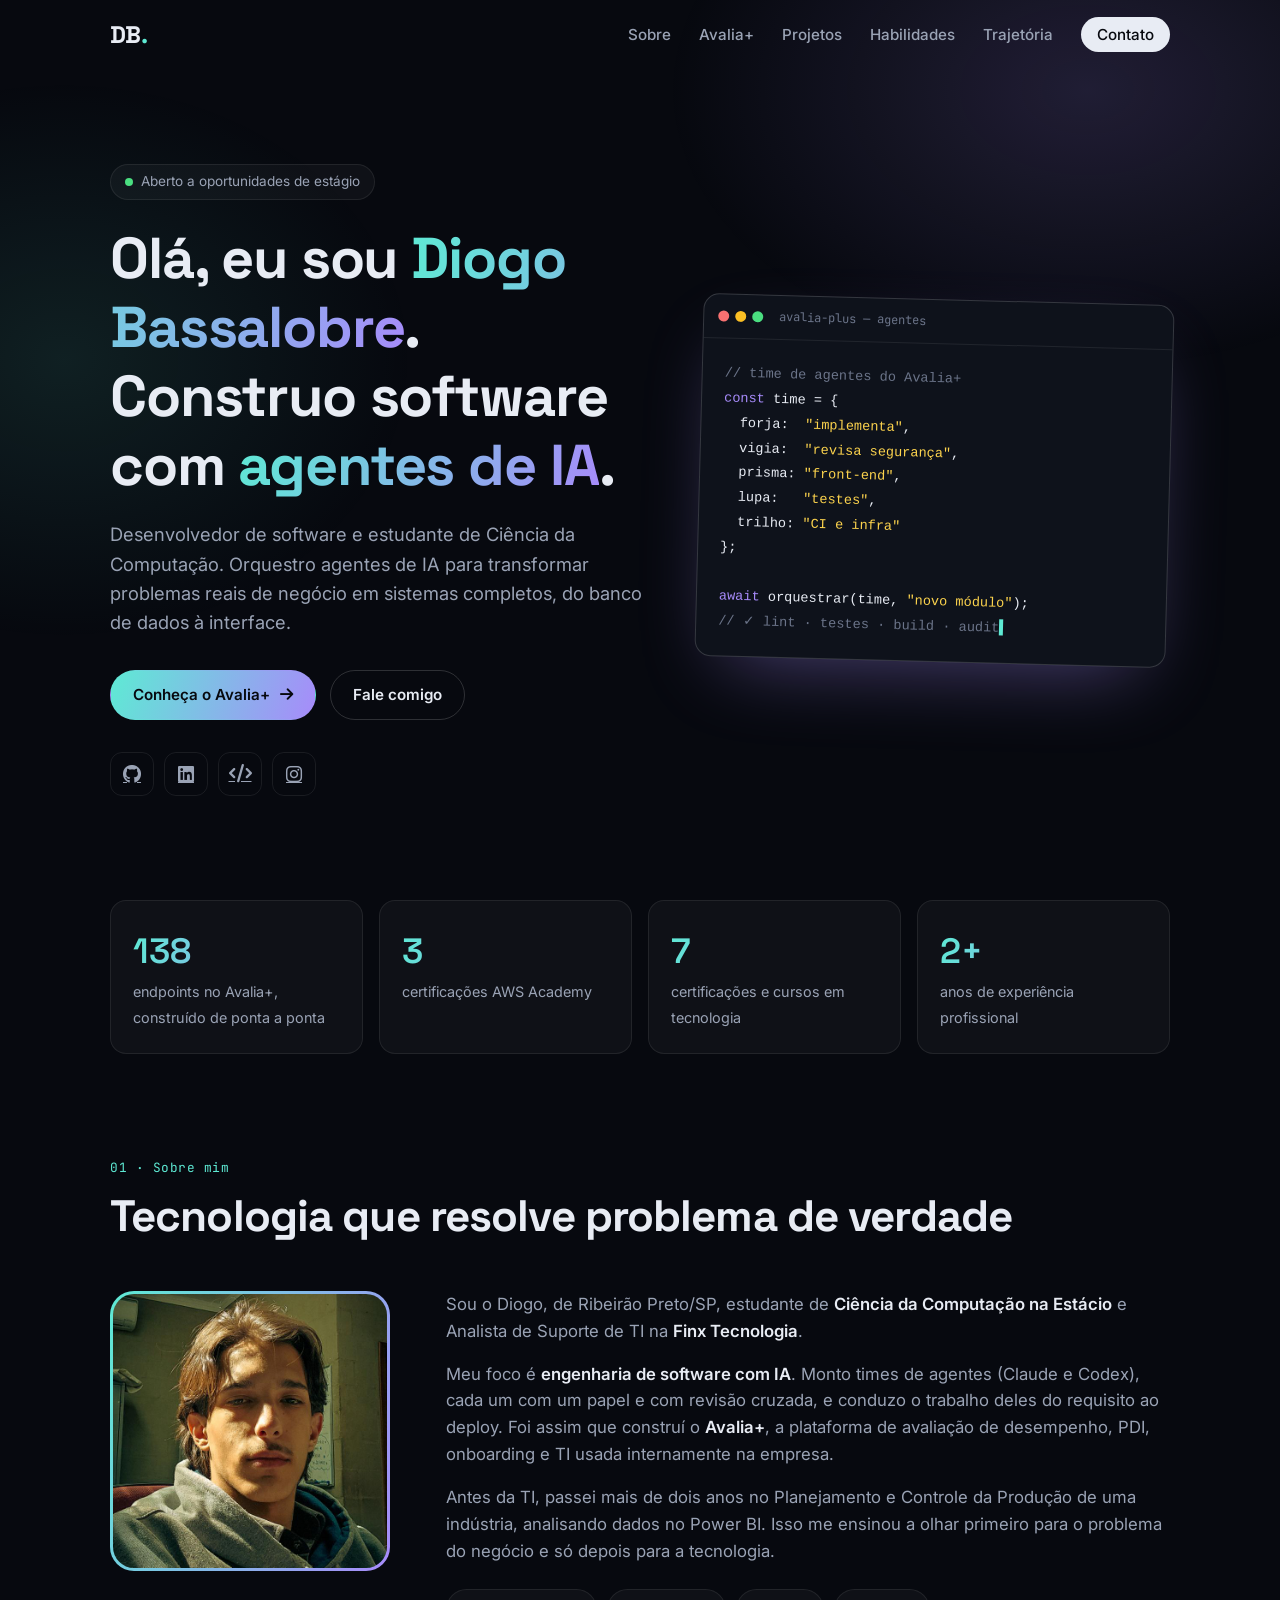
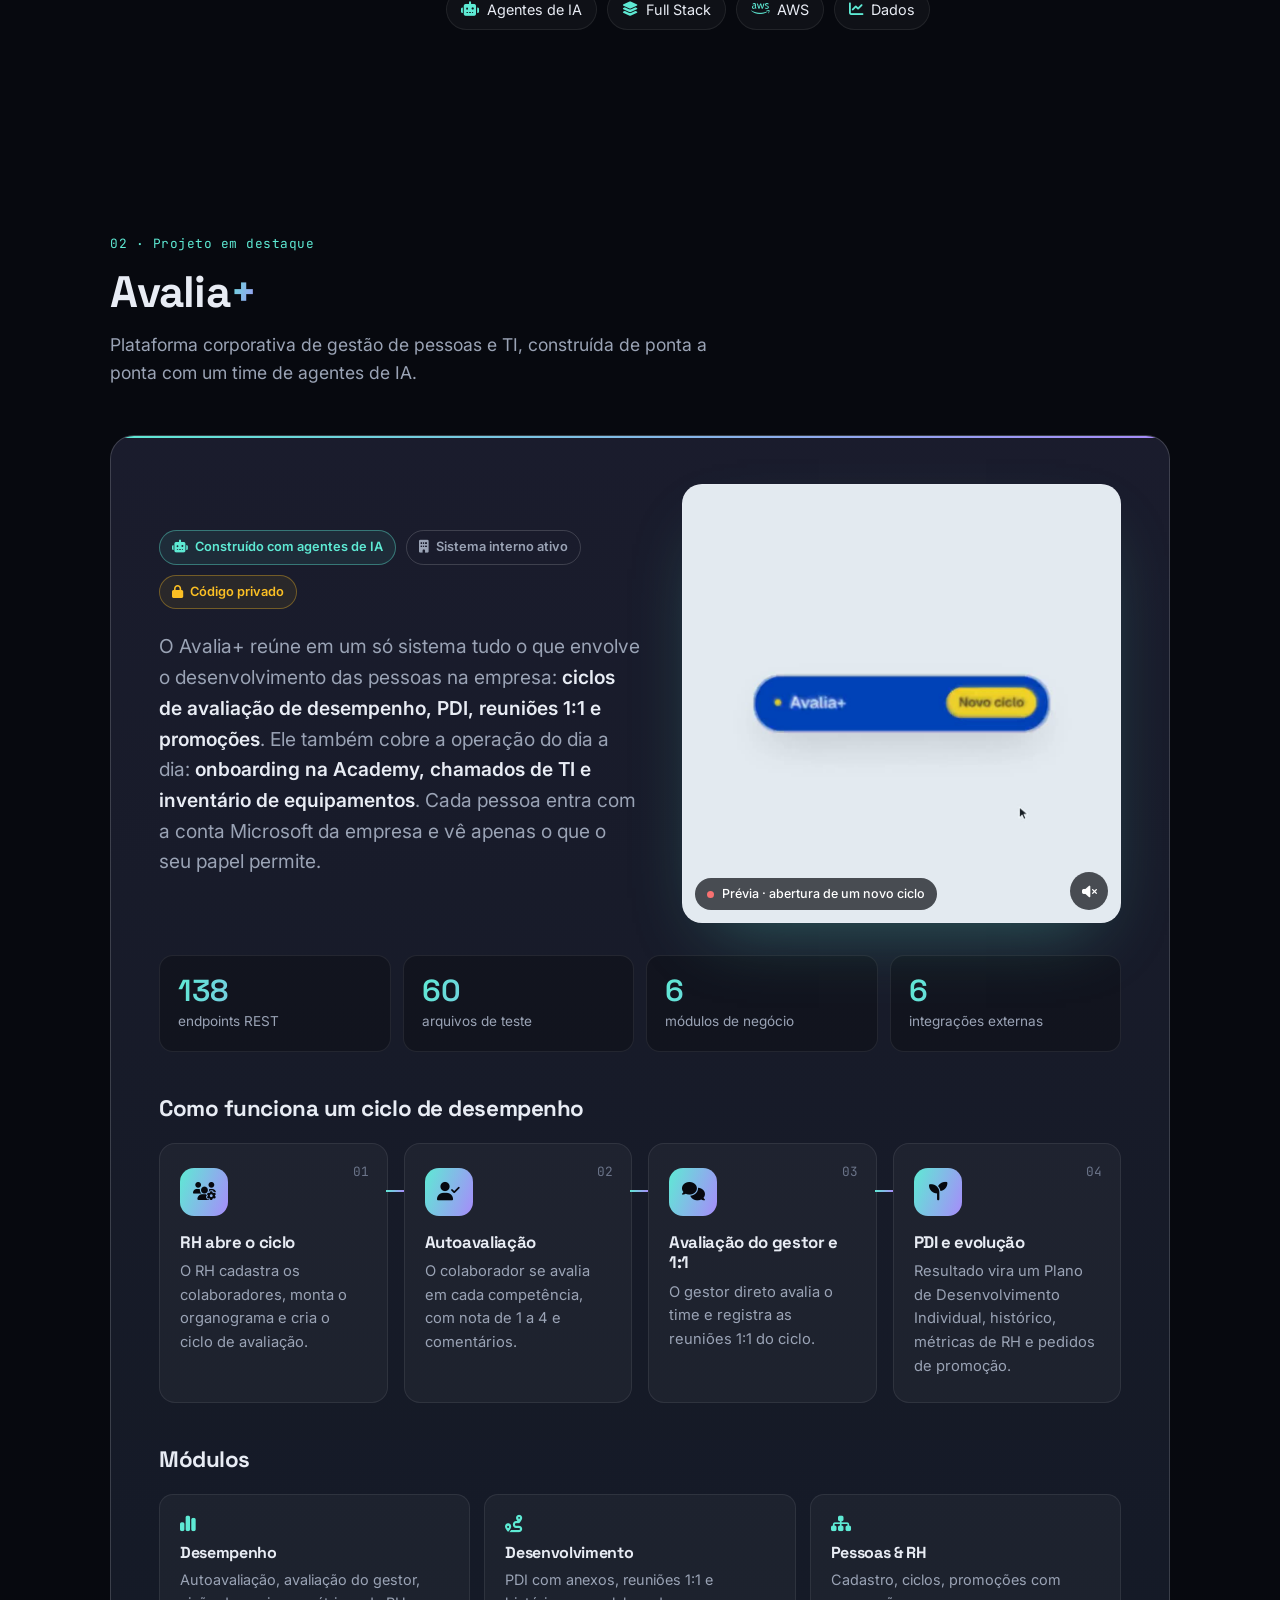
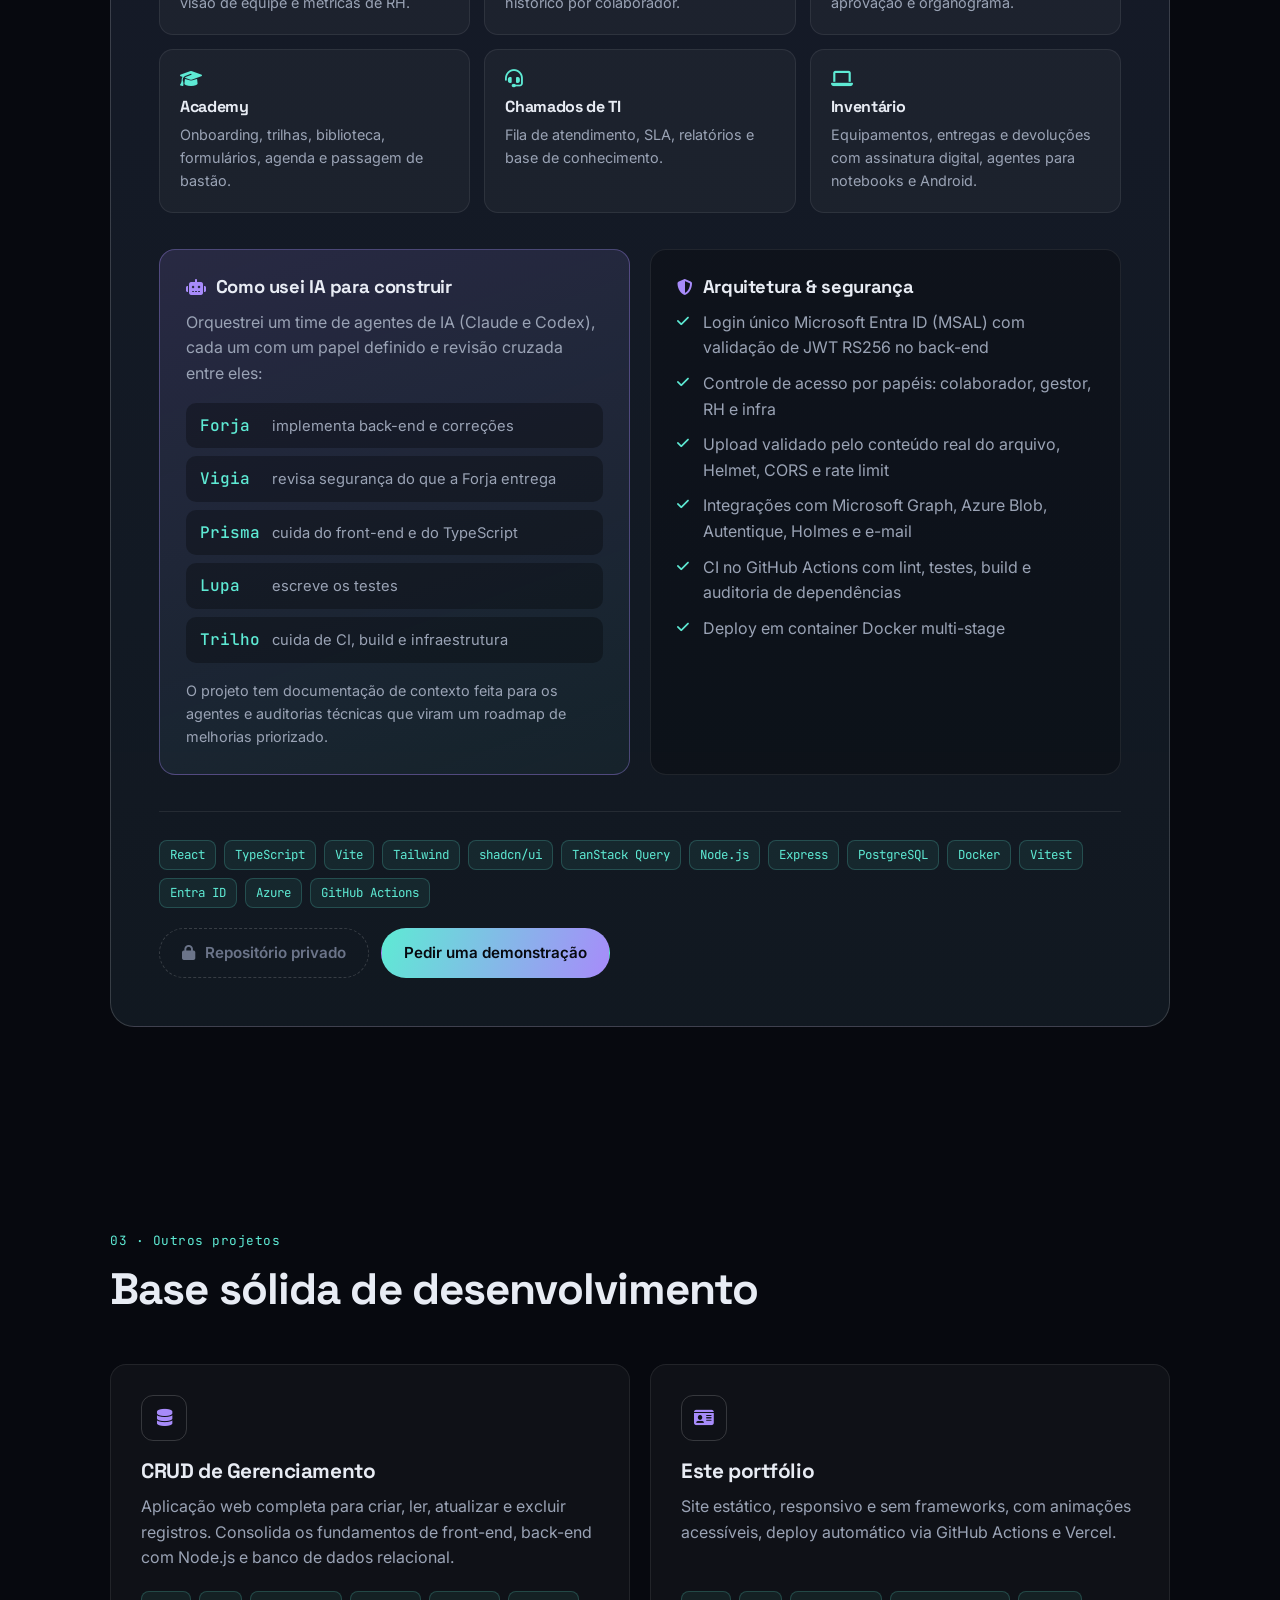
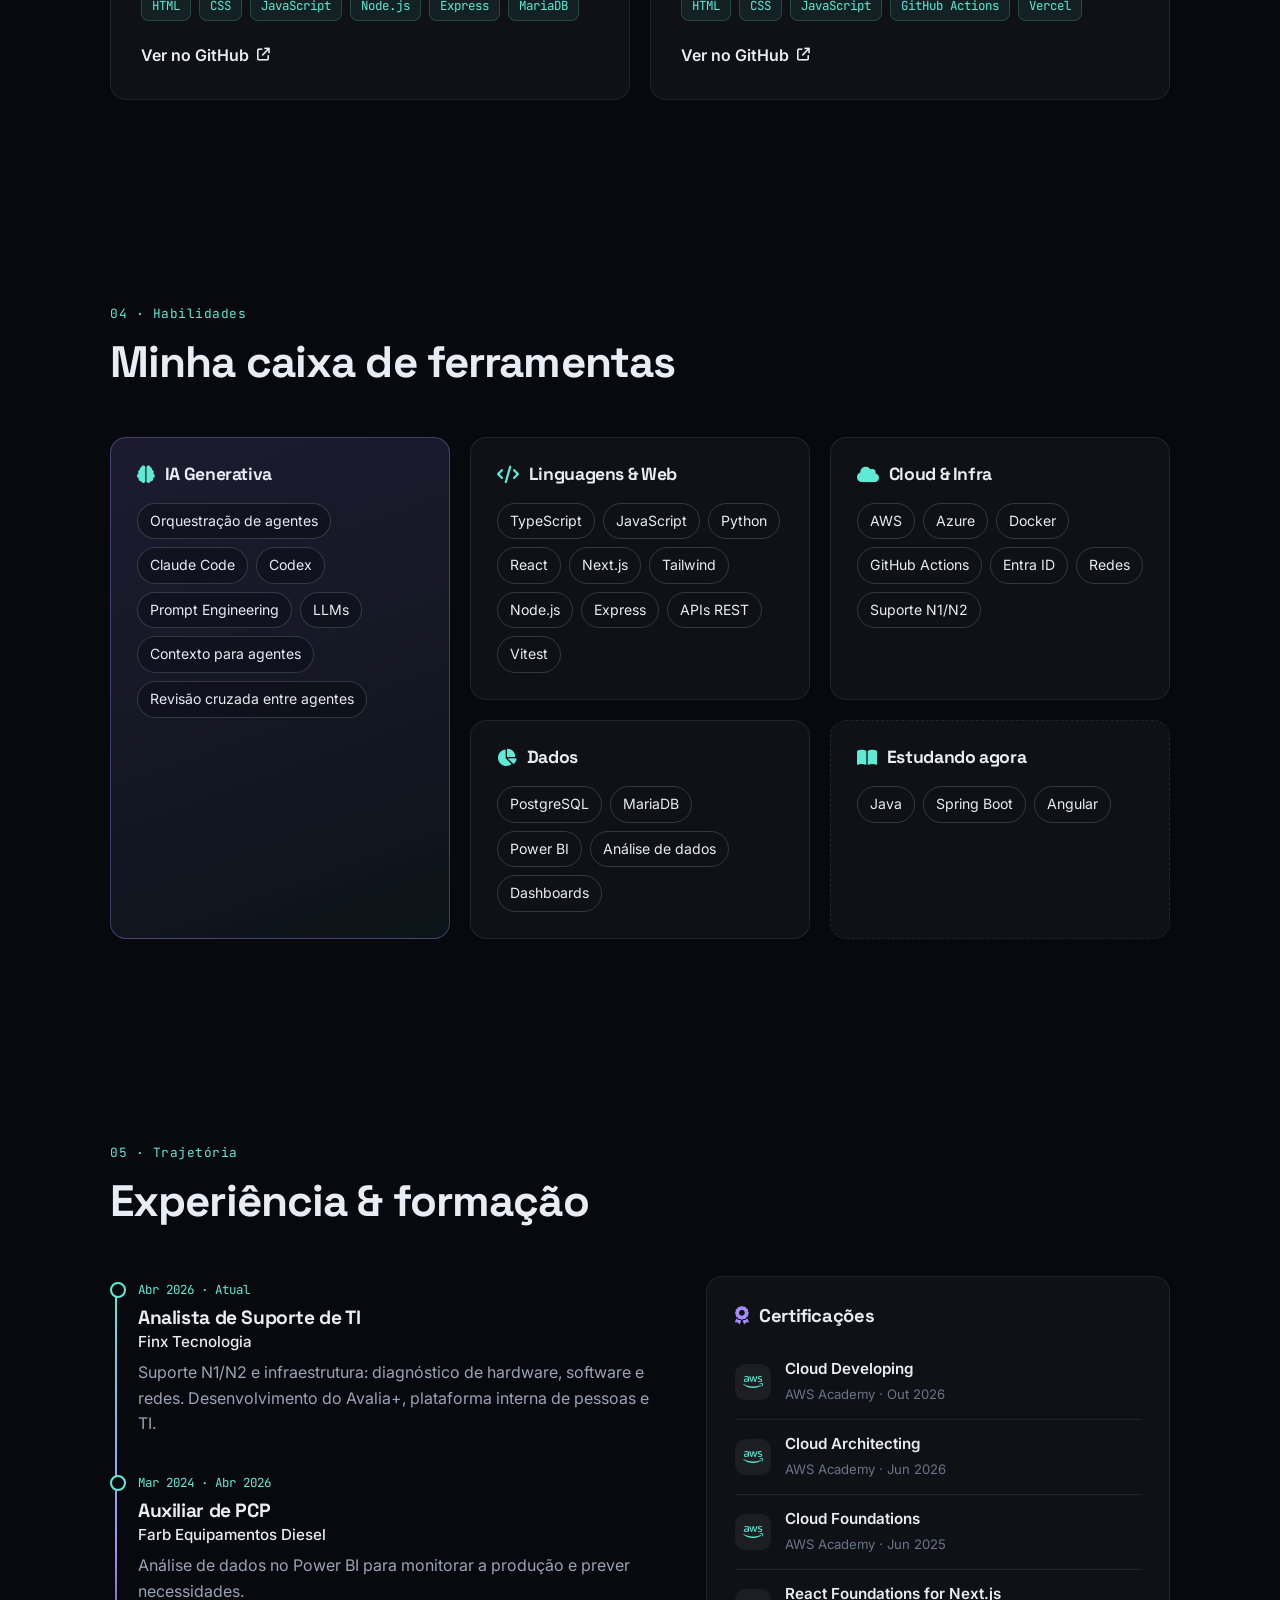
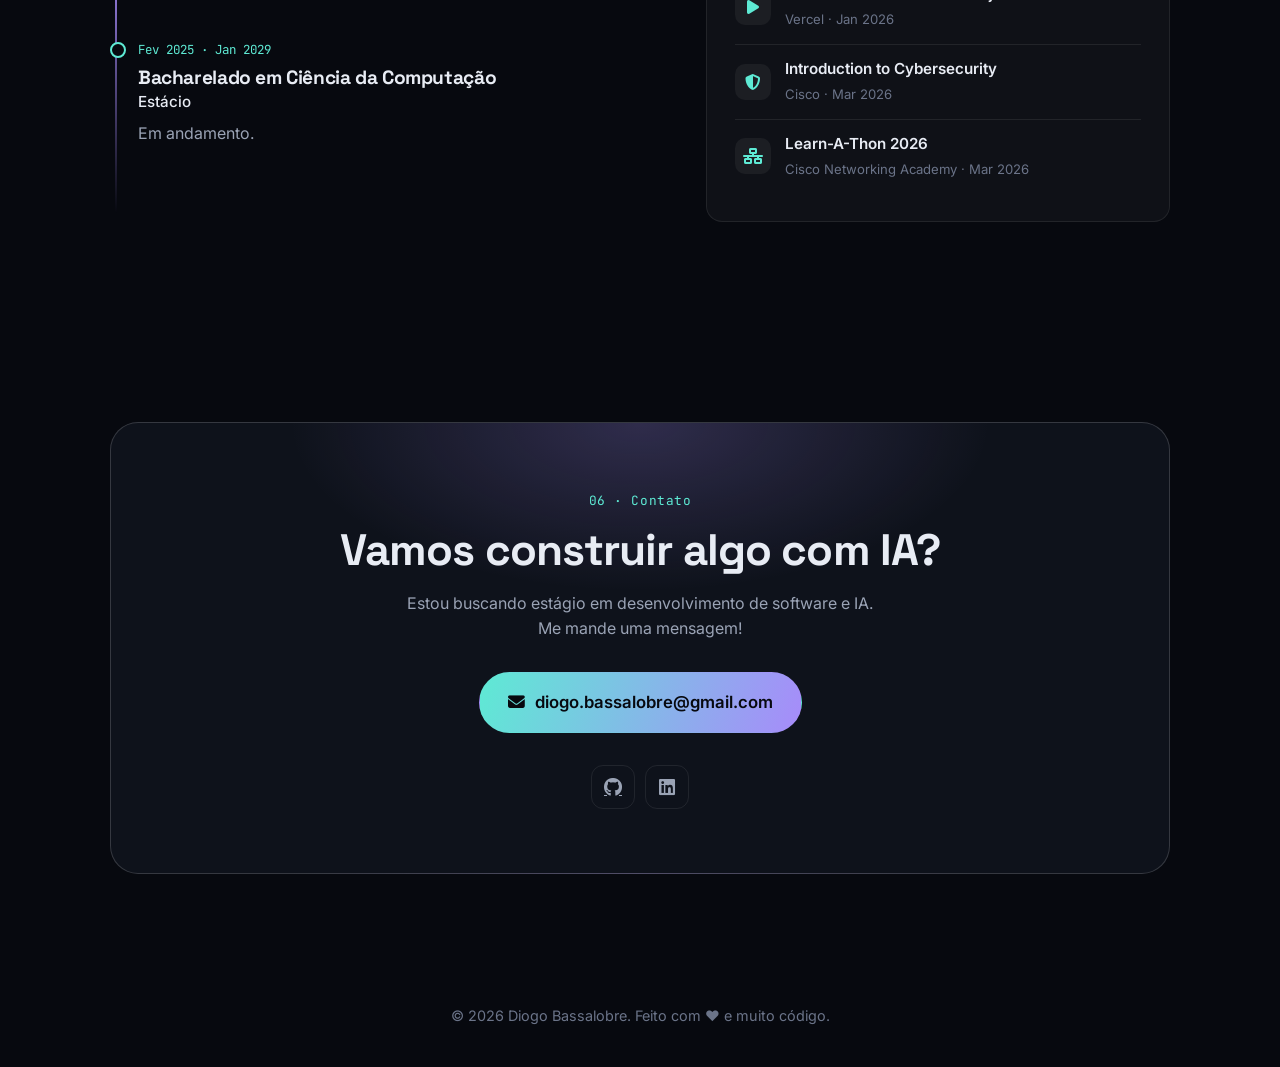
<file: index.html>
<!DOCTYPE html>
<html lang="pt-BR">
<head>
    <meta charset="UTF-8">
    <meta name="viewport" content="width=device-width, initial-scale=1.0">
    <title>Diogo Bassalobre | Desenvolvedor de Software & IA Generativa</title>
    <meta name="description" content="Portfólio de Diogo Bassalobre: desenvolvedor de software com foco em IA Generativa e LLMs. Criador do Avalia+, plataforma de avaliação de desempenho com IA.">
    <meta property="og:title" content="Diogo Bassalobre | Desenvolvedor de Software & IA Generativa">
    <meta property="og:description" content="Construo produtos com IA de ponta a ponta. Conheça o Avalia+.">
    <meta property="og:image" content="img/perfil.jpg">
    <meta name="theme-color" content="#07090f">
    <link rel="preconnect" href="https://fonts.googleapis.com">
    <link rel="preconnect" href="https://fonts.gstatic.com" crossorigin>
    <link href="https://fonts.googleapis.com/css2?family=Space+Grotesk:wght@500;600;700&family=Inter:wght@400;500;600&family=JetBrains+Mono:wght@400;500&display=swap" rel="stylesheet">
    <link rel="stylesheet" href="https://cdnjs.cloudflare.com/ajax/libs/font-awesome/6.5.2/css/all.min.css"/>
    <link rel="stylesheet" href="style.css">
    <link rel="icon" href="favicon.ico">
</head>
<body>

    <div class="bg-glow" aria-hidden="true"></div>

    <header id="topo">
        <nav>
            <a href="#inicio" class="logo">DB<span>.</span></a>
            <button class="menu-toggle" id="menuToggle" aria-label="Abrir menu" aria-expanded="false">
                <i class="fa-solid fa-bars"></i>
            </button>
            <ul id="menu">
                <li><a href="#sobre">Sobre</a></li>
                <li><a href="#avalia">Avalia+</a></li>
                <li><a href="#projetos">Projetos</a></li>
                <li><a href="#habilidades">Habilidades</a></li>
                <li><a href="#trajetoria">Trajetória</a></li>
                <li><a href="#contato" class="nav-cta">Contato</a></li>
            </ul>
        </nav>
    </header>

    <main>

    <!-- ===== HERO ===== -->
    <section id="inicio" class="hero">
        <div class="hero-content">
            <span class="status-pill"><span class="dot"></span> Aberto a oportunidades de estágio</span>
            <h1>
                Olá, eu sou <span class="grad">Diogo Bassalobre</span>.<br>
                Construo software com <span class="grad">agentes de IA</span>.
            </h1>
            <p class="hero-sub">
                Desenvolvedor de software e estudante de Ciência da Computação. Orquestro agentes de IA para
                transformar problemas reais de negócio em sistemas completos, do banco de dados à interface.
            </p>
            <div class="hero-actions">
                <a href="#avalia" class="btn btn-primary">Conheça o Avalia+ <i class="fa-solid fa-arrow-right"></i></a>
                <a href="#contato" class="btn btn-ghost">Fale comigo</a>
            </div>
            <div class="social-links">
                <a href="https://github.com/diogobssdev" target="_blank" rel="noopener" aria-label="GitHub"><i class="fa-brands fa-github"></i></a>
                <a href="https://www.linkedin.com/in/diogo-bassalobre-a31a29272" target="_blank" rel="noopener" aria-label="LinkedIn"><i class="fa-brands fa-linkedin"></i></a>
                <a href="https://www.instagram.com/fullstackando/" target="_blank" rel="noopener" aria-label="Instagram Fullstackando"><i class="fa-solid fa-code"></i></a>
                <a href="https://www.instagram.com/_bassalobre/" target="_blank" rel="noopener" aria-label="Instagram pessoal"><i class="fa-brands fa-instagram"></i></a>
            </div>
        </div>

        <div class="hero-visual" aria-hidden="true">
            <div class="terminal">
                <div class="terminal-bar"><span></span><span></span><span></span><em>avalia-plus — agentes</em></div>
                <pre><code><span class="c">// time de agentes do Avalia+</span>
<span class="k">const</span> time = {
  forja:  <span class="s">"implementa"</span>,
  vigia:  <span class="s">"revisa segurança"</span>,
  prisma: <span class="s">"front-end"</span>,
  lupa:   <span class="s">"testes"</span>,
  trilho: <span class="s">"CI e infra"</span>
};

<span class="k">await</span> orquestrar(time, <span class="s">"novo módulo"</span>);
<span class="c">// ✓ lint · testes · build · audit</span><span class="cursor">▍</span></code></pre>
            </div>
        </div>
    </section>

    <!-- ===== NÚMEROS ===== -->
    <section class="stats container reveal">
        <div class="stat"><strong>138</strong><span>endpoints no Avalia+, construído de ponta a ponta</span></div>
        <div class="stat"><strong>3</strong><span>certificações AWS Academy</span></div>
        <div class="stat"><strong>7</strong><span>certificações e cursos em tecnologia</span></div>
        <div class="stat"><strong>2+</strong><span>anos de experiência profissional</span></div>
    </section>

    <!-- ===== SOBRE ===== -->
    <section id="sobre" class="container">
        <div class="section-head reveal">
            <span class="eyebrow">01 · Sobre mim</span>
            <h2>Tecnologia que resolve problema de verdade</h2>
        </div>
        <div class="sobre-content reveal">
            <div class="profile-wrap">
                <img src="img/perfil.jpg" alt="Foto de Diogo Bassalobre" class="profile-pic">
            </div>
            <div class="sobre-text">
                <p>
                    Sou o Diogo, de Ribeirão Preto/SP, estudante de <strong>Ciência da Computação na Estácio</strong>
                    e Analista de Suporte de TI na <strong>Finx Tecnologia</strong>.
                </p>
                <p>
                    Meu foco é <strong>engenharia de software com IA</strong>. Monto times de agentes (Claude e
                    Codex), cada um com um papel e com revisão cruzada, e conduzo o trabalho deles do requisito ao
                    deploy. Foi assim que construí o <strong>Avalia+</strong>, a plataforma de avaliação de
                    desempenho, PDI, onboarding e TI usada internamente na empresa.
                </p>
                <p>
                    Antes da TI, passei mais de dois anos no Planejamento e Controle da Produção de uma indústria,
                    analisando dados no Power BI. Isso me ensinou a olhar primeiro para o problema do negócio e
                    só depois para a tecnologia.
                </p>
                <div class="sobre-tags">
                    <span><i class="fa-solid fa-robot"></i> Agentes de IA</span>
                    <span><i class="fa-solid fa-layer-group"></i> Full Stack</span>
                    <span><i class="fa-brands fa-aws"></i> AWS</span>
                    <span><i class="fa-solid fa-chart-line"></i> Dados</span>
                </div>
            </div>
        </div>
    </section>

    <!-- ===== AVALIA+ (DESTAQUE) ===== -->
    <section id="avalia" class="container">
        <div class="section-head reveal">
            <span class="eyebrow">02 · Projeto em destaque</span>
            <h2>Avalia<span class="grad">+</span></h2>
            <p class="section-sub">Plataforma corporativa de gestão de pessoas e TI, construída de ponta a ponta com um time de agentes de IA.</p>
        </div>

        <article class="case reveal">
            <div class="case-top">
              <div class="case-intro">
                <div class="case-badges">
                    <span class="badge badge-ai"><i class="fa-solid fa-robot"></i> Construído com agentes de IA</span>
                    <span class="badge"><i class="fa-solid fa-building"></i> Sistema interno ativo</span>
                    <span class="badge badge-lock"><i class="fa-solid fa-lock"></i> Código privado</span>
                </div>
                <p class="case-lead">
                    O Avalia+ reúne em um só sistema tudo o que envolve o desenvolvimento das pessoas na empresa:
                    <strong>ciclos de avaliação de desempenho, PDI, reuniões 1:1 e promoções</strong>. Ele também
                    cobre a operação do dia a dia: <strong>onboarding na Academy, chamados de TI e inventário de
                    equipamentos</strong>. Cada pessoa entra com a conta Microsoft da empresa e vê apenas o que o
                    seu papel permite.
                </p>
              </div>

                <figure class="case-preview">
                    <video id="avaliaVideo" src="videos/avalia-preview.mp4" poster="img/avalia-poster.jpg"
                           autoplay muted loop playsinline preload="metadata"
                           aria-label="Prévia animada do Avalia+: abertura de ciclo, autoavaliação e projeção de resultados"></video>
                    <button class="video-som" id="videoSom" type="button" aria-label="Ativar som">
                        <i class="fa-solid fa-volume-xmark"></i>
                    </button>
                    <figcaption><span class="dot"></span> Prévia · abertura de um novo ciclo</figcaption>
                </figure>
            </div>

            <div class="case-stats">
                <div><strong>138</strong><span>endpoints REST</span></div>
                <div><strong>60</strong><span>arquivos de teste</span></div>
                <div><strong>6</strong><span>módulos de negócio</span></div>
                <div><strong>6</strong><span>integrações externas</span></div>
            </div>

            <h3 class="flow-title">Como funciona um ciclo de desempenho</h3>
            <ol class="flow">
                <li>
                    <span class="flow-icon"><i class="fa-solid fa-users-gear"></i></span>
                    <h4>RH abre o ciclo</h4>
                    <p>O RH cadastra os colaboradores, monta o organograma e cria o ciclo de avaliação.</p>
                </li>
                <li>
                    <span class="flow-icon"><i class="fa-solid fa-user-check"></i></span>
                    <h4>Autoavaliação</h4>
                    <p>O colaborador se avalia em cada competência, com nota de 1 a 4 e comentários.</p>
                </li>
                <li>
                    <span class="flow-icon"><i class="fa-solid fa-comments"></i></span>
                    <h4>Avaliação do gestor e 1:1</h4>
                    <p>O gestor direto avalia o time e registra as reuniões 1:1 do ciclo.</p>
                </li>
                <li>
                    <span class="flow-icon"><i class="fa-solid fa-seedling"></i></span>
                    <h4>PDI e evolução</h4>
                    <p>Resultado vira um Plano de Desenvolvimento Individual, histórico, métricas de RH e pedidos de promoção.</p>
                </li>
            </ol>

            <h3 class="flow-title">Módulos</h3>
            <div class="modulos">
                <div class="modulo"><i class="fa-solid fa-chart-simple"></i><h4>Desempenho</h4><p>Autoavaliação, avaliação do gestor, visão de equipe e métricas de RH.</p></div>
                <div class="modulo"><i class="fa-solid fa-route"></i><h4>Desenvolvimento</h4><p>PDI com anexos, reuniões 1:1 e histórico por colaborador.</p></div>
                <div class="modulo"><i class="fa-solid fa-sitemap"></i><h4>Pessoas & RH</h4><p>Cadastro, ciclos, promoções com aprovação e organograma.</p></div>
                <div class="modulo"><i class="fa-solid fa-graduation-cap"></i><h4>Academy</h4><p>Onboarding, trilhas, biblioteca, formulários, agenda e passagem de bastão.</p></div>
                <div class="modulo"><i class="fa-solid fa-headset"></i><h4>Chamados de TI</h4><p>Fila de atendimento, SLA, relatórios e base de conhecimento.</p></div>
                <div class="modulo"><i class="fa-solid fa-laptop"></i><h4>Inventário</h4><p>Equipamentos, entregas e devoluções com assinatura digital, agentes para notebooks e Android.</p></div>
            </div>

            <div class="case-grid">
                <div class="case-block case-ai">
                    <h3><i class="fa-solid fa-robot"></i> Como usei IA para construir</h3>
                    <p>Orquestrei um time de agentes de IA (Claude e Codex), cada um com um papel definido e revisão cruzada entre eles:</p>
                    <ul class="agentes">
                        <li><b>Forja</b><span>implementa back-end e correções</span></li>
                        <li><b>Vigia</b><span>revisa segurança do que a Forja entrega</span></li>
                        <li><b>Prisma</b><span>cuida do front-end e do TypeScript</span></li>
                        <li><b>Lupa</b><span>escreve os testes</span></li>
                        <li><b>Trilho</b><span>cuida de CI, build e infraestrutura</span></li>
                    </ul>
                    <p class="nota">O projeto tem documentação de contexto feita para os agentes e auditorias técnicas que viram um roadmap de melhorias priorizado.</p>
                </div>
                <div class="case-block">
                    <h3><i class="fa-solid fa-shield-halved"></i> Arquitetura & segurança</h3>
                    <ul class="check-list">
                        <li>Login único Microsoft Entra ID (MSAL) com validação de JWT RS256 no back-end</li>
                        <li>Controle de acesso por papéis: colaborador, gestor, RH e infra</li>
                        <li>Upload validado pelo conteúdo real do arquivo, Helmet, CORS e rate limit</li>
                        <li>Integrações com Microsoft Graph, Azure Blob, Autentique, Holmes e e-mail</li>
                        <li>CI no GitHub Actions com lint, testes, build e auditoria de dependências</li>
                        <li>Deploy em container Docker multi-stage</li>
                    </ul>
                </div>
            </div>

            <div class="case-footer">
                <div class="tecnologias">
                    <span>React</span><span>TypeScript</span><span>Vite</span><span>Tailwind</span><span>shadcn/ui</span><span>TanStack Query</span>
                    <span>Node.js</span><span>Express</span><span>PostgreSQL</span><span>Docker</span><span>Vitest</span><span>Entra ID</span><span>Azure</span><span>GitHub Actions</span>
                </div>
                <div class="case-actions">
                    <span class="btn btn-disabled" title="O repositório é privado"><i class="fa-solid fa-lock"></i> Repositório privado</span>
                    <a href="mailto:diogo.bassalobre@gmail.com?subject=Demonstra%C3%A7%C3%A3o%20do%20Avalia%2B" class="btn btn-primary">Pedir uma demonstração</a>
                </div>
            </div>
        </article>
    </section>

    <!-- ===== OUTROS PROJETOS ===== -->
    <section id="projetos" class="container">
        <div class="section-head reveal">
            <span class="eyebrow">03 · Outros projetos</span>
            <h2>Base sólida de desenvolvimento</h2>
        </div>
        <div class="projetos-grid">
            <article class="projeto-card reveal">
                <div class="projeto-icon"><i class="fa-solid fa-database"></i></div>
                <h3>CRUD de Gerenciamento</h3>
                <p>
                    Aplicação web completa para criar, ler, atualizar e excluir registros. Consolida os
                    fundamentos de front-end, back-end com Node.js e banco de dados relacional.
                </p>
                <div class="tecnologias">
                    <span>HTML</span><span>CSS</span><span>JavaScript</span><span>Node.js</span><span>Express</span><span>MariaDB</span>
                </div>
                <a href="https://github.com/diogobssdev" class="link-arrow" target="_blank" rel="noopener">Ver no GitHub <i class="fa-solid fa-arrow-up-right-from-square"></i></a>
            </article>
            <article class="projeto-card reveal">
                <div class="projeto-icon"><i class="fa-solid fa-id-card"></i></div>
                <h3>Este portfólio</h3>
                <p>
                    Site estático, responsivo e sem frameworks, com animações acessíveis, deploy automático
                    via GitHub Actions e Vercel.
                </p>
                <div class="tecnologias">
                    <span>HTML</span><span>CSS</span><span>JavaScript</span><span>GitHub Actions</span><span>Vercel</span>
                </div>
                <a href="https://github.com/diogobssdev" class="link-arrow" target="_blank" rel="noopener">Ver no GitHub <i class="fa-solid fa-arrow-up-right-from-square"></i></a>
            </article>
        </div>
    </section>

    <!-- ===== HABILIDADES ===== -->
    <section id="habilidades" class="container">
        <div class="section-head reveal">
            <span class="eyebrow">04 · Habilidades</span>
            <h2>Minha caixa de ferramentas</h2>
        </div>
        <div class="habilidades-grid">
            <div class="habilidade-card destaque reveal">
                <h3><i class="fa-solid fa-brain"></i> IA Generativa</h3>
                <ul class="chips">
                    <li>Orquestração de agentes</li><li>Claude Code</li><li>Codex</li><li>Prompt Engineering</li><li>LLMs</li><li>Contexto para agentes</li><li>Revisão cruzada entre agentes</li>
                </ul>
            </div>
            <div class="habilidade-card reveal">
                <h3><i class="fa-solid fa-code"></i> Linguagens & Web</h3>
                <ul class="chips">
                    <li>TypeScript</li><li>JavaScript</li><li>Python</li><li>React</li><li>Next.js</li><li>Tailwind</li><li>Node.js</li><li>Express</li><li>APIs REST</li><li>Vitest</li>
                </ul>
            </div>
            <div class="habilidade-card reveal">
                <h3><i class="fa-solid fa-cloud"></i> Cloud & Infra</h3>
                <ul class="chips">
                    <li>AWS</li><li>Azure</li><li>Docker</li><li>GitHub Actions</li><li>Entra ID</li><li>Redes</li><li>Suporte N1/N2</li>
                </ul>
            </div>
            <div class="habilidade-card reveal">
                <h3><i class="fa-solid fa-chart-pie"></i> Dados</h3>
                <ul class="chips">
                    <li>PostgreSQL</li><li>MariaDB</li><li>Power BI</li><li>Análise de dados</li><li>Dashboards</li>
                </ul>
            </div>
            <div class="habilidade-card estudando reveal">
                <h3><i class="fa-solid fa-book-open"></i> Estudando agora</h3>
                <ul class="chips">
                    <li>Java</li><li>Spring Boot</li><li>Angular</li>
                </ul>
            </div>
        </div>
    </section>

    <!-- ===== TRAJETÓRIA ===== -->
    <section id="trajetoria" class="container">
        <div class="section-head reveal">
            <span class="eyebrow">05 · Trajetória</span>
            <h2>Experiência & formação</h2>
        </div>
        <div class="trajetoria-grid">
            <ol class="timeline reveal">
                <li>
                    <span class="tl-date">Abr 2026 · Atual</span>
                    <h3>Analista de Suporte de TI</h3>
                    <span class="tl-org">Finx Tecnologia</span>
                    <p>Suporte N1/N2 e infraestrutura: diagnóstico de hardware, software e redes. Desenvolvimento do Avalia+, plataforma interna de pessoas e TI.</p>
                </li>
                <li>
                    <span class="tl-date">Mar 2024 · Abr 2026</span>
                    <h3>Auxiliar de PCP</h3>
                    <span class="tl-org">Farb Equipamentos Diesel</span>
                    <p>Análise de dados no Power BI para monitorar a produção e prever necessidades.</p>
                </li>
                <li>
                    <span class="tl-date">Fev 2025 · Jan 2029</span>
                    <h3>Bacharelado em Ciência da Computação</h3>
                    <span class="tl-org">Estácio</span>
                    <p>Em andamento.</p>
                </li>
            </ol>

            <div class="certs reveal">
                <h3 class="certs-title"><i class="fa-solid fa-award"></i> Certificações</h3>
                <ul>
                    <li><i class="fa-brands fa-aws"></i><div><strong>Cloud Developing</strong><span>AWS Academy · Out 2026</span></div></li>
                    <li><i class="fa-brands fa-aws"></i><div><strong>Cloud Architecting</strong><span>AWS Academy · Jun 2026</span></div></li>
                    <li><i class="fa-brands fa-aws"></i><div><strong>Cloud Foundations</strong><span>AWS Academy · Jun 2025</span></div></li>
                    <li><i class="fa-solid fa-play"></i><div><strong>React Foundations for Next.js</strong><span>Vercel · Jan 2026</span></div></li>
                    <li><i class="fa-solid fa-shield-halved"></i><div><strong>Introduction to Cybersecurity</strong><span>Cisco · Mar 2026</span></div></li>
                    <li><i class="fa-solid fa-network-wired"></i><div><strong>Learn-A-Thon 2026</strong><span>Cisco Networking Academy · Mar 2026</span></div></li>
                </ul>
            </div>
        </div>
    </section>

    <!-- ===== CONTATO ===== -->
    <section id="contato" class="container">
        <div class="contato-card reveal">
            <span class="eyebrow">06 · Contato</span>
            <h2>Vamos construir algo com IA?</h2>
            <p>Estou buscando estágio em desenvolvimento de software e IA. Me mande uma mensagem!</p>
            <a href="mailto:diogo.bassalobre@gmail.com" class="btn btn-primary btn-lg"><i class="fa-solid fa-envelope"></i> diogo.bassalobre@gmail.com</a>
            <div class="social-links">
                <a href="https://github.com/diogobssdev" target="_blank" rel="noopener" aria-label="GitHub"><i class="fa-brands fa-github"></i></a>
                <a href="https://www.linkedin.com/in/diogo-bassalobre-a31a29272" target="_blank" rel="noopener" aria-label="LinkedIn"><i class="fa-brands fa-linkedin"></i></a>
            </div>
        </div>
    </section>

    </main>

    <footer>
        <p>&copy; 2026 Diogo Bassalobre. Feito com <span id="heart">❤️</span> e muito código.</p>
    </footer>

    <script src="script.js"></script>
</body>

</html>
</file>
<file: style.css>
/* Configurações Globais e Variáveis de Cor */
:root {
    --bg: #07090f;
    --bg-elev: #0e121b;
    --bg-card: rgba(255, 255, 255, 0.035);
    --borda: rgba(255, 255, 255, 0.08);
    --borda-forte: rgba(255, 255, 255, 0.16);
    --texto: #e8ecf4;
    --texto-sec: #9aa3b5;
    --texto-ter: #6b7489;
    --ciano: #5eead4;
    --violeta: #a78bfa;
    --grad: linear-gradient(110deg, var(--ciano) 0%, var(--violeta) 100%);
    --fonte-titulo: 'Space Grotesk', system-ui, sans-serif;
    --fonte-texto: 'Inter', system-ui, sans-serif;
    --fonte-mono: 'JetBrains Mono', ui-monospace, monospace;
    --raio: 16px;
}

* {
    margin: 0;
    padding: 0;
    box-sizing: border-box;
}

html {
    scroll-behavior: smooth;
    scroll-padding-top: 80px;
}

body {
    font-family: var(--fonte-texto);
    background-color: var(--bg);
    color: var(--texto);
    line-height: 1.6;
    -webkit-font-smoothing: antialiased;
    overflow-x: hidden;
}

/* Brilho de fundo */
.bg-glow {
    position: fixed;
    inset: 0;
    z-index: -1;
    pointer-events: none;
    background:
        radial-gradient(600px 400px at 85% 10%, rgba(167, 139, 250, 0.16), transparent 70%),
        radial-gradient(500px 400px at 5% 40%, rgba(94, 234, 212, 0.10), transparent 70%);
}

.container {
    max-width: 1100px;
    margin: 0 auto;
    padding: 100px 20px;
}

h1, h2, h3, h4 {
    font-family: var(--fonte-titulo);
    color: var(--texto);
    line-height: 1.2;
    letter-spacing: -0.02em;
}

strong { color: var(--texto); font-weight: 600; }

.grad {
    background: var(--grad);
    -webkit-background-clip: text;
    background-clip: text;
    color: transparent;
}

/* Cabeçalho de seção */
.section-head {
    margin-bottom: 48px;
}

.eyebrow {
    display: inline-block;
    font-family: var(--fonte-mono);
    font-size: 0.8rem;
    color: var(--ciano);
    letter-spacing: 0.04em;
    margin-bottom: 12px;
}

.section-head h2 {
    font-size: clamp(2rem, 4vw, 2.75rem);
}

.section-sub {
    color: var(--texto-sec);
    font-size: 1.1rem;
    margin-top: 12px;
    max-width: 640px;
}

/* Header e Navegação */
header {
    position: fixed;
    width: 100%;
    top: 0;
    left: 0;
    z-index: 100;
    transition: background-color 0.3s ease, border-color 0.3s ease;
    border-bottom: 1px solid transparent;
}

header.scrolled {
    background-color: rgba(7, 9, 15, 0.8);
    backdrop-filter: blur(12px);
    -webkit-backdrop-filter: blur(12px);
    border-bottom-color: var(--borda);
}

nav {
    display: flex;
    justify-content: space-between;
    align-items: center;
    max-width: 1100px;
    margin: 0 auto;
    padding: 16px 20px;
}

.logo {
    font-family: var(--fonte-titulo);
    font-size: 1.5rem;
    font-weight: 700;
    color: var(--texto);
    text-decoration: none;
}

.logo span { color: var(--ciano); }

nav ul {
    display: flex;
    align-items: center;
    list-style: none;
    gap: 28px;
}

nav ul li a {
    text-decoration: none;
    color: var(--texto-sec);
    font-size: 0.95rem;
    font-weight: 500;
    transition: color 0.2s ease;
}

nav ul li a:hover,
nav ul li a.ativo {
    color: var(--texto);
}

nav ul li a.nav-cta {
    color: var(--bg);
    background: var(--texto);
    padding: 8px 16px;
    border-radius: 999px;
}

nav ul li a.nav-cta:hover { background: var(--ciano); color: var(--bg); }

.menu-toggle {
    display: none;
    background: none;
    border: 1px solid var(--borda-forte);
    color: var(--texto);
    width: 42px;
    height: 42px;
    border-radius: 10px;
    font-size: 1.1rem;
    cursor: pointer;
}

/* Botões */
.btn {
    display: inline-flex;
    align-items: center;
    gap: 10px;
    padding: 12px 22px;
    border-radius: 999px;
    font-weight: 600;
    font-size: 0.95rem;
    text-decoration: none;
    border: 1px solid transparent;
    transition: transform 0.2s ease, box-shadow 0.2s ease, background-color 0.2s ease;
}

.btn-primary {
    background: var(--grad);
    color: #07090f;
}

.btn-primary:hover {
    transform: translateY(-2px);
    box-shadow: 0 10px 30px -10px rgba(94, 234, 212, 0.6);
}

.btn-ghost {
    color: var(--texto);
    border-color: var(--borda-forte);
}

.btn-ghost:hover { background: rgba(255, 255, 255, 0.06); }

.btn-disabled {
    color: var(--texto-ter);
    border: 1px dashed var(--borda-forte);
    cursor: not-allowed;
}

.btn-lg { padding: 16px 28px; font-size: 1.05rem; }

/* Seção Início (Hero) */
.hero {
    min-height: 100vh;
    max-width: 1100px;
    margin: 0 auto;
    padding: 120px 20px 60px;
    display: grid;
    grid-template-columns: 1.15fr 1fr;
    align-items: center;
    gap: 48px;
}

.hero > * { min-width: 0; }

.status-pill {
    display: inline-flex;
    align-items: center;
    gap: 8px;
    font-size: 0.85rem;
    color: var(--texto-sec);
    border: 1px solid var(--borda);
    background: var(--bg-card);
    padding: 6px 14px;
    border-radius: 999px;
    margin-bottom: 24px;
}

.status-pill .dot {
    width: 8px;
    height: 8px;
    border-radius: 50%;
    background: #4ade80;
    box-shadow: 0 0 0 0 rgba(74, 222, 128, 0.6);
    animation: pulso 2s infinite;
}

@keyframes pulso {
    0% { box-shadow: 0 0 0 0 rgba(74, 222, 128, 0.6); }
    70% { box-shadow: 0 0 0 8px rgba(74, 222, 128, 0); }
    100% { box-shadow: 0 0 0 0 rgba(74, 222, 128, 0); }
}

.hero h1 {
    font-size: clamp(2.2rem, 4.6vw, 3.6rem);
    font-weight: 700;
}

.hero-sub {
    color: var(--texto-sec);
    font-size: 1.15rem;
    margin-top: 20px;
    max-width: 560px;
}

.hero-actions {
    display: flex;
    flex-wrap: wrap;
    gap: 14px;
    margin-top: 32px;
}

.social-links {
    display: flex;
    gap: 10px;
    margin-top: 32px;
}

.social-links a {
    display: grid;
    place-items: center;
    width: 44px;
    height: 44px;
    border-radius: 12px;
    border: 1px solid var(--borda);
    color: var(--texto-sec);
    font-size: 1.15rem;
    transition: color 0.2s ease, border-color 0.2s ease, transform 0.2s ease;
}

.social-links a:hover {
    color: var(--ciano);
    border-color: var(--ciano);
    transform: translateY(-3px);
}

/* Terminal do hero */
.terminal {
    background: var(--bg-elev);
    border: 1px solid var(--borda-forte);
    border-radius: var(--raio);
    box-shadow: 0 30px 80px -30px rgba(167, 139, 250, 0.45);
    overflow: hidden;
    transform: rotate(1.5deg);
}

.terminal-bar {
    display: flex;
    align-items: center;
    gap: 6px;
    padding: 12px 14px;
    border-bottom: 1px solid var(--borda);
}

.terminal-bar span {
    width: 11px;
    height: 11px;
    border-radius: 50%;
    background: #3a4152;
}

.terminal-bar span:nth-child(1) { background: #f87171; }
.terminal-bar span:nth-child(2) { background: #fbbf24; }
.terminal-bar span:nth-child(3) { background: #4ade80; }

.terminal-bar em {
    margin-left: 10px;
    font-style: normal;
    font-family: var(--fonte-mono);
    font-size: 0.75rem;
    color: var(--texto-ter);
}

.terminal pre {
    padding: 22px;
    font-family: var(--fonte-mono);
    font-size: 0.85rem;
    line-height: 1.75;
    color: var(--texto);
    overflow-x: auto;
}

.terminal .c { color: var(--texto-ter); }
.terminal .k { color: var(--violeta); }
.terminal .f { color: var(--ciano); }
.terminal .s { color: #fcd34d; }
.terminal .cursor { color: var(--ciano); animation: piscar 1s steps(1) infinite; }

@keyframes piscar { 50% { opacity: 0; } }

/* Números */
.stats {
    display: grid;
    grid-template-columns: repeat(4, 1fr);
    gap: 16px;
    padding-top: 0;
    padding-bottom: 0;
}

.stat {
    border: 1px solid var(--borda);
    background: var(--bg-card);
    border-radius: var(--raio);
    padding: 22px;
}

.stat strong {
    display: block;
    font-family: var(--fonte-titulo);
    font-size: 2.2rem;
    background: var(--grad);
    -webkit-background-clip: text;
    background-clip: text;
    color: transparent;
}

.stat span { color: var(--texto-sec); font-size: 0.9rem; }

/* Seção Sobre */
.sobre-content {
    display: grid;
    grid-template-columns: 280px 1fr;
    gap: 56px;
    align-items: start;
}

.profile-wrap {
    position: relative;
    border-radius: 24px;
    padding: 3px;
    background: var(--grad);
}

.profile-pic {
    display: block;
    width: 100%;
    aspect-ratio: 1;
    object-fit: cover;
    border-radius: 21px;
}

.sobre-text p {
    color: var(--texto-sec);
    font-size: 1.05rem;
    margin-bottom: 16px;
}

.sobre-tags {
    display: flex;
    flex-wrap: wrap;
    gap: 10px;
    margin-top: 24px;
}

.sobre-tags span {
    display: inline-flex;
    align-items: center;
    gap: 8px;
    padding: 8px 14px;
    border-radius: 999px;
    border: 1px solid var(--borda);
    background: var(--bg-card);
    font-size: 0.9rem;
}

.sobre-tags i { color: var(--ciano); }

/* Avalia+ (estudo de caso) */
.case {
    position: relative;
    border-radius: 24px;
    padding: 48px;
    background: linear-gradient(180deg, rgba(167, 139, 250, 0.08), rgba(94, 234, 212, 0.03)), var(--bg-elev);
    border: 1px solid var(--borda-forte);
    overflow: hidden;
}

.case::before {
    content: '';
    position: absolute;
    top: 0;
    left: 0;
    right: 0;
    height: 2px;
    background: var(--grad);
}

.case-badges {
    display: flex;
    flex-wrap: wrap;
    gap: 10px;
    margin-bottom: 22px;
}

.badge {
    display: inline-flex;
    align-items: center;
    gap: 7px;
    font-size: 0.8rem;
    font-weight: 600;
    padding: 6px 12px;
    border-radius: 999px;
    border: 1px solid var(--borda-forte);
    color: var(--texto-sec);
}

.badge-ai { color: var(--ciano); border-color: rgba(94, 234, 212, 0.4); background: rgba(94, 234, 212, 0.08); }
.badge-lock { color: #fbbf24; border-color: rgba(251, 191, 36, 0.35); background: rgba(251, 191, 36, 0.07); }

.case-lead {
    font-size: 1.2rem;
    color: var(--texto-sec);
    max-width: 820px;
}

.case-grid {
    display: grid;
    grid-template-columns: 1fr 1fr;
    gap: 20px;
    margin-top: 36px;
}

.case-block {
    background: rgba(0, 0, 0, 0.25);
    border: 1px solid var(--borda);
    border-radius: var(--raio);
    padding: 26px;
}

.case-block h3 {
    font-size: 1.15rem;
    margin-bottom: 12px;
    display: flex;
    align-items: center;
    gap: 10px;
}

.case-block h3 i { color: var(--violeta); font-size: 1rem; }
.case-block p { color: var(--texto-sec); }

.check-list { list-style: none; }

.check-list li {
    position: relative;
    padding-left: 26px;
    color: var(--texto-sec);
    margin-bottom: 10px;
}

.check-list li::before {
    content: '\f00c';
    font-family: 'Font Awesome 6 Free';
    font-weight: 900;
    position: absolute;
    left: 0;
    top: 1px;
    color: var(--ciano);
    font-size: 0.85rem;
}

.flow-title {
    margin-top: 44px;
    margin-bottom: 20px;
    font-size: 1.4rem;
}

.flow {
    list-style: none;
    display: grid;
    grid-template-columns: repeat(4, 1fr);
    gap: 16px;
    counter-reset: passo;
}

.flow li {
    position: relative;
    counter-increment: passo;
    padding: 24px 20px;
    border-radius: var(--raio);
    border: 1px solid var(--borda);
    background: var(--bg-card);
}

.flow li::after {
    content: '0' counter(passo);
    position: absolute;
    top: 18px;
    right: 18px;
    font-family: var(--fonte-mono);
    font-size: 0.8rem;
    color: var(--texto-ter);
}

.flow li:not(:last-child)::before {
    content: '';
    position: absolute;
    top: 46px;
    right: -17px;
    width: 18px;
    height: 2px;
    background: var(--grad);
}

.flow-icon {
    display: grid;
    place-items: center;
    width: 48px;
    height: 48px;
    border-radius: 14px;
    background: var(--grad);
    color: #07090f;
    font-size: 1.15rem;
    margin-bottom: 16px;
}

.flow h4 { font-size: 1.05rem; margin-bottom: 8px; }
.flow p { color: var(--texto-sec); font-size: 0.92rem; }

.case-top {
    display: grid;
    grid-template-columns: 1.1fr 1fr;
    gap: 40px;
    align-items: center;
}

.case-preview {
    position: relative;
    border-radius: 20px;
    overflow: hidden;
    border: 1px solid var(--borda-forte);
    box-shadow: 0 30px 70px -30px rgba(94, 234, 212, 0.35);
    background: #e2e8f0;
}

.case-preview video {
    display: block;
    width: 100%;
    aspect-ratio: 1;
    object-fit: cover;
}

.case-preview figcaption {
    position: absolute;
    left: 12px;
    bottom: 12px;
    display: inline-flex;
    align-items: center;
    gap: 8px;
    font-size: 0.78rem;
    font-weight: 500;
    color: #fff;
    padding: 6px 12px;
    border-radius: 999px;
    background: rgba(7, 9, 15, 0.7);
    backdrop-filter: blur(6px);
}

.case-preview figcaption .dot {
    width: 7px;
    height: 7px;
    border-radius: 50%;
    background: #f87171;
    animation: piscar 1.4s steps(1) infinite;
}

.video-som {
    position: absolute;
    right: 12px;
    bottom: 12px;
    width: 38px;
    height: 38px;
    border-radius: 50%;
    border: none;
    cursor: pointer;
    color: #fff;
    background: rgba(7, 9, 15, 0.7);
    backdrop-filter: blur(6px);
    transition: background-color 0.2s ease;
}

.video-som:hover { background: rgba(7, 9, 15, 0.9); }

.case-stats {
    display: grid;
    grid-template-columns: repeat(4, 1fr);
    gap: 12px;
    margin-top: 32px;
}

.case-stats div {
    padding: 18px;
    border-radius: 14px;
    background: rgba(0, 0, 0, 0.25);
    border: 1px solid var(--borda);
}

.case-stats strong {
    display: block;
    font-family: var(--fonte-titulo);
    font-size: 1.9rem;
    line-height: 1.1;
    background: var(--grad);
    -webkit-background-clip: text;
    background-clip: text;
    color: transparent;
}

.case-stats span { color: var(--texto-sec); font-size: 0.85rem; }

.modulos {
    display: grid;
    grid-template-columns: repeat(3, 1fr);
    gap: 14px;
}

.modulo {
    padding: 20px;
    border-radius: 14px;
    border: 1px solid var(--borda);
    background: var(--bg-card);
}

.modulo i { color: var(--ciano); font-size: 1.1rem; margin-bottom: 10px; display: block; }
.modulo h4 { font-size: 1rem; margin-bottom: 6px; }
.modulo p { color: var(--texto-sec); font-size: 0.9rem; }

.case-block.case-ai {
    background: linear-gradient(160deg, rgba(167, 139, 250, 0.14), rgba(94, 234, 212, 0.05));
    border-color: rgba(167, 139, 250, 0.35);
}

.agentes {
    list-style: none;
    margin: 16px 0;
    display: grid;
    gap: 8px;
}

.agentes li {
    display: flex;
    align-items: baseline;
    gap: 12px;
    padding: 10px 14px;
    border-radius: 10px;
    background: rgba(0, 0, 0, 0.3);
}

.agentes b {
    font-family: var(--fonte-mono);
    font-weight: 500;
    color: var(--ciano);
    min-width: 60px;
}

.agentes span { color: var(--texto-sec); font-size: 0.92rem; }

.case-block .nota { font-size: 0.9rem; }

.case-footer {
    display: flex;
    flex-wrap: wrap;
    justify-content: space-between;
    align-items: center;
    gap: 20px;
    margin-top: 36px;
    padding-top: 28px;
    border-top: 1px solid var(--borda);
}

.case-footer .tecnologias { margin-bottom: 0; }

.case-actions {
    display: flex;
    flex-wrap: wrap;
    gap: 12px;
}

/* Tecnologias (tags) */
.tecnologias {
    display: flex;
    flex-wrap: wrap;
    gap: 8px;
    margin-bottom: 22px;
}

.tecnologias span {
    font-family: var(--fonte-mono);
    font-size: 0.78rem;
    color: var(--ciano);
    background: rgba(94, 234, 212, 0.07);
    border: 1px solid rgba(94, 234, 212, 0.2);
    padding: 4px 10px;
    border-radius: 8px;
}

/* Outros projetos */
.projetos-grid {
    display: grid;
    grid-template-columns: repeat(2, 1fr);
    gap: 20px;
}

.projeto-card {
    display: flex;
    flex-direction: column;
    padding: 30px;
    border-radius: var(--raio);
    border: 1px solid var(--borda);
    background: var(--bg-card);
    transition: transform 0.25s ease, border-color 0.25s ease;
}

.projeto-card:hover {
    transform: translateY(-6px);
    border-color: var(--borda-forte);
}

.projeto-icon {
    display: grid;
    place-items: center;
    width: 46px;
    height: 46px;
    border-radius: 12px;
    border: 1px solid var(--borda-forte);
    color: var(--violeta);
    font-size: 1.1rem;
    margin-bottom: 18px;
}

.projeto-card h3 { font-size: 1.3rem; margin-bottom: 10px; }
.projeto-card p { color: var(--texto-sec); margin-bottom: 20px; flex: 1; }

.link-arrow {
    color: var(--texto);
    font-weight: 600;
    text-decoration: none;
    display: inline-flex;
    align-items: center;
    gap: 8px;
}

.link-arrow i { font-size: 0.8rem; transition: transform 0.2s ease; }
.link-arrow:hover { color: var(--ciano); }
.link-arrow:hover i { transform: translate(2px, -2px); }

/* Seção Habilidades */
.habilidades-grid {
    display: grid;
    grid-template-columns: repeat(3, 1fr);
    gap: 20px;
}

.habilidade-card {
    padding: 26px;
    border-radius: var(--raio);
    border: 1px solid var(--borda);
    background: var(--bg-card);
}

.habilidade-card.destaque {
    grid-row: span 2;
    background: linear-gradient(160deg, rgba(167, 139, 250, 0.14), rgba(94, 234, 212, 0.05));
    border-color: rgba(167, 139, 250, 0.35);
}

.habilidade-card.estudando { border-style: dashed; }

.habilidade-card h3 {
    display: flex;
    align-items: center;
    gap: 10px;
    font-size: 1.1rem;
    margin-bottom: 18px;
}

.habilidade-card h3 i { color: var(--ciano); }

.chips {
    list-style: none;
    display: flex;
    flex-wrap: wrap;
    gap: 8px;
}

.chips li {
    font-size: 0.88rem;
    padding: 6px 12px;
    border-radius: 999px;
    border: 1px solid var(--borda-forte);
    color: var(--texto);
}

.destaque .chips li { background: rgba(0, 0, 0, 0.25); }

/* Trajetória */
.trajetoria-grid {
    display: grid;
    grid-template-columns: 1.2fr 1fr;
    gap: 40px;
}

.timeline {
    list-style: none;
    position: relative;
    padding-left: 28px;
}

.timeline::before {
    content: '';
    position: absolute;
    left: 5px;
    top: 8px;
    bottom: 8px;
    width: 2px;
    background: linear-gradient(var(--ciano), var(--violeta), transparent);
}

.timeline li {
    position: relative;
    margin-bottom: 32px;
}

.timeline li::before {
    content: '';
    position: absolute;
    left: -28px;
    top: 6px;
    width: 12px;
    height: 12px;
    border-radius: 50%;
    background: var(--bg);
    border: 2px solid var(--ciano);
}

.tl-date {
    font-family: var(--fonte-mono);
    font-size: 0.78rem;
    color: var(--ciano);
}

.timeline h3 { font-size: 1.2rem; margin-top: 4px; }
.tl-org { color: var(--texto); font-weight: 500; font-size: 0.95rem; }
.timeline p { color: var(--texto-sec); margin-top: 6px; }

.certs {
    padding: 28px;
    border-radius: var(--raio);
    border: 1px solid var(--borda);
    background: var(--bg-card);
    align-self: start;
}

.certs-title {
    display: flex;
    align-items: center;
    gap: 10px;
    font-size: 1.15rem;
    margin-bottom: 18px;
}

.certs-title i { color: var(--violeta); }

.certs ul { list-style: none; }

.certs li {
    display: flex;
    align-items: center;
    gap: 14px;
    padding: 12px 0;
    border-bottom: 1px solid var(--borda);
}

.certs li:last-child { border-bottom: none; }

.certs li > i {
    display: grid;
    place-items: center;
    width: 36px;
    height: 36px;
    flex-shrink: 0;
    border-radius: 10px;
    background: rgba(255, 255, 255, 0.05);
    color: var(--ciano);
}

.certs strong { display: block; font-size: 0.95rem; }
.certs span { color: var(--texto-ter); font-size: 0.82rem; }

/* Seção Contato */
.contato-card {
    text-align: center;
    padding: 64px 32px;
    border-radius: 28px;
    border: 1px solid var(--borda-forte);
    background:
        radial-gradient(500px 240px at 50% 0%, rgba(167, 139, 250, 0.22), transparent 70%),
        var(--bg-elev);
}

.contato-card h2 {
    font-size: clamp(2rem, 4vw, 2.75rem);
    margin-bottom: 14px;
}

.contato-card p {
    color: var(--texto-sec);
    max-width: 480px;
    margin: 0 auto 30px;
}

.contato-card .social-links { justify-content: center; }

/* Rodapé */
footer {
    text-align: center;
    padding: 30px 20px 40px;
    color: var(--texto-ter);
    font-size: 0.9rem;
}

/* Animação de entrada */
.reveal {
    opacity: 0;
    transform: translateY(24px);
    transition: opacity 0.7s ease, transform 0.7s ease;
}

.reveal.visivel {
    opacity: 1;
    transform: none;
}

@media (prefers-reduced-motion: reduce) {
    html { scroll-behavior: auto; }
    .reveal { opacity: 1; transform: none; transition: none; }
    .status-pill .dot, .terminal .cursor { animation: none; }
}

/* Responsividade para Telas Menores */
@media (max-width: 960px) {
    .hero {
        grid-template-columns: 1fr;
        min-height: auto;
        padding-top: 130px;
    }

    .terminal { transform: none; }

    .stats { grid-template-columns: repeat(2, 1fr); }

    .flow { grid-template-columns: repeat(2, 1fr); }
    .flow li::before { display: none; }
    .modulos { grid-template-columns: repeat(2, 1fr); }
    .case-stats { grid-template-columns: repeat(2, 1fr); }
    .case-top { grid-template-columns: 1fr; gap: 28px; }
    .case-preview { max-width: 520px; }

    .habilidades-grid { grid-template-columns: repeat(2, 1fr); }
    .habilidade-card.destaque { grid-row: auto; grid-column: span 2; }

    .trajetoria-grid { grid-template-columns: 1fr; }
}

@media (max-width: 768px) {
    .container {
        padding: 72px 16px;
    }

    nav { padding: 14px 16px; }

    .menu-toggle { display: grid; place-items: center; }

    nav ul {
        display: none;
        position: absolute;
        top: 100%;
        left: 0;
        right: 0;
        flex-direction: column;
        align-items: stretch;
        gap: 0;
        padding: 8px 16px 20px;
        background: rgba(7, 9, 15, 0.97);
        border-bottom: 1px solid var(--borda);
    }

    nav ul.aberto { display: flex; }

    nav ul li a {
        display: block;
        padding: 14px 4px;
        font-size: 1.05rem;
    }

    nav ul li a.nav-cta {
        text-align: center;
        margin-top: 8px;
    }

    header.menu-aberto {
        background-color: rgba(7, 9, 15, 0.97);
    }

    .hero { padding: 110px 16px 40px; gap: 36px; }

    .stats { padding-top: 0; padding-bottom: 0; }

    .sobre-content { grid-template-columns: 1fr; gap: 32px; }
    .profile-wrap { max-width: 220px; }

    .case { padding: 28px 20px; border-radius: 20px; }
    .case-lead { font-size: 1.05rem; }
    .case-grid { grid-template-columns: 1fr; }

    .projetos-grid { grid-template-columns: 1fr; }
}

@media (max-width: 520px) {
    .flow { grid-template-columns: 1fr; }
    .modulos { grid-template-columns: 1fr; }
    .habilidades-grid { grid-template-columns: 1fr; }
    .habilidade-card.destaque { grid-column: auto; }
    .stat { padding: 18px; }
    .stat strong { font-size: 1.8rem; }
    .hero-actions .btn { flex: 1; justify-content: center; }
    .case-actions { width: 100%; }
    .case-actions .btn { flex: 1; justify-content: center; }
    .contato-card { padding: 48px 20px; }
    .btn-lg { font-size: 0.95rem; padding: 14px 20px; }
}
</file>
